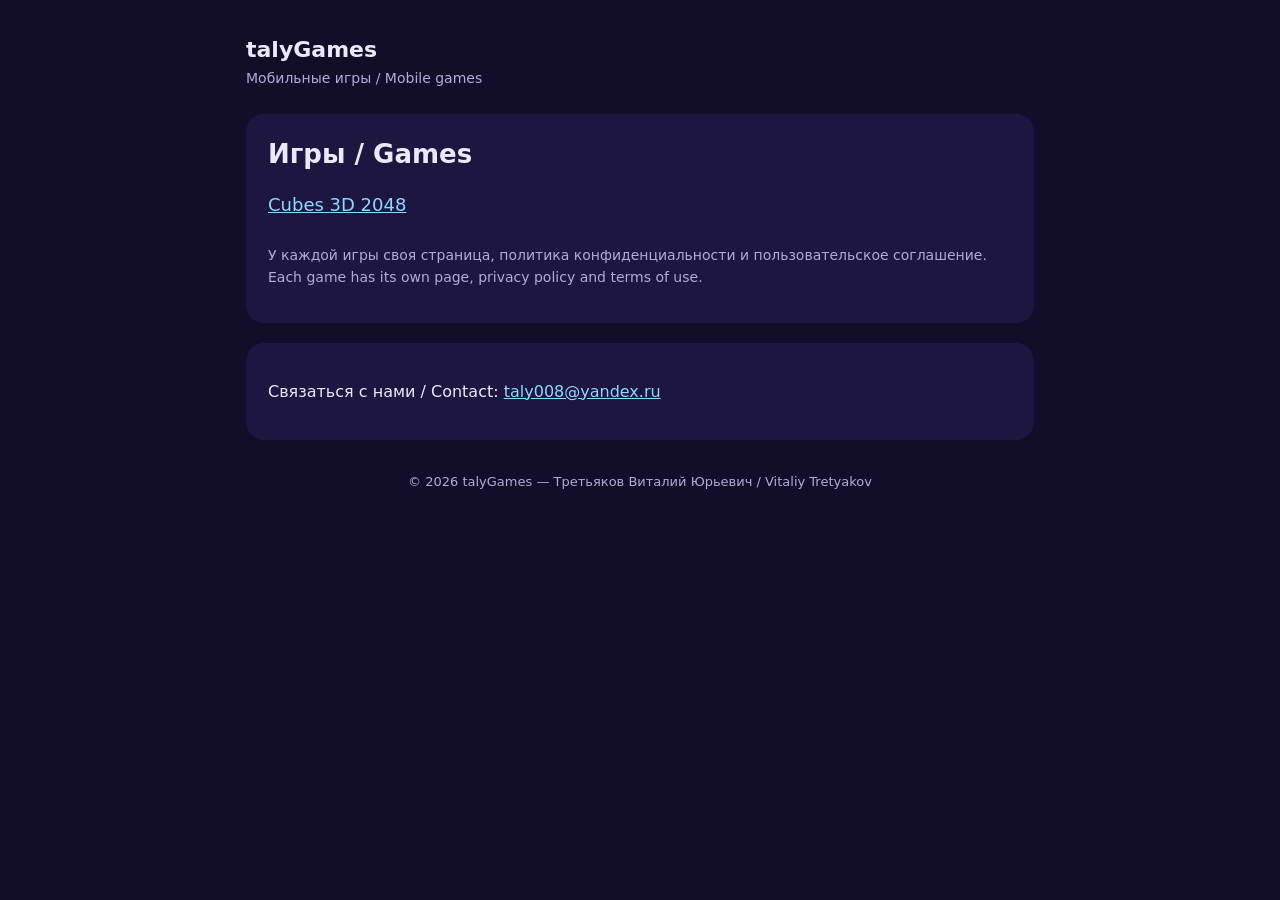
<file: index.html>
<!doctype html>
<html lang="ru">
<head>
<meta charset="utf-8">
<meta name="viewport" content="width=device-width, initial-scale=1">
<title>talyGames</title>
<link rel="stylesheet" href="style.css">
</head>
<body>
<main>
<header>
  <div><div class="title">talyGames</div><div class="sub">Мобильные игры / Mobile games</div></div>
</header>
<section>
  <h1>Игры / Games</h1>
  <div class="links">
    <a href="cubes-3d-2048/">Cubes 3D 2048</a>
  </div>
  <p class="muted">У каждой игры своя страница, политика конфиденциальности и пользовательское соглашение.<br>
  Each game has its own page, privacy policy and terms of use.</p>
</section>
<section>
  <p>Связаться с нами / Contact: <a href="mailto:taly008@yandex.ru">taly008@yandex.ru</a></p>
</section>
<footer>© 2026 talyGames — Третьяков Виталий Юрьевич / Vitaliy Tretyakov</footer>
</main>
</body>
</html>
</file>
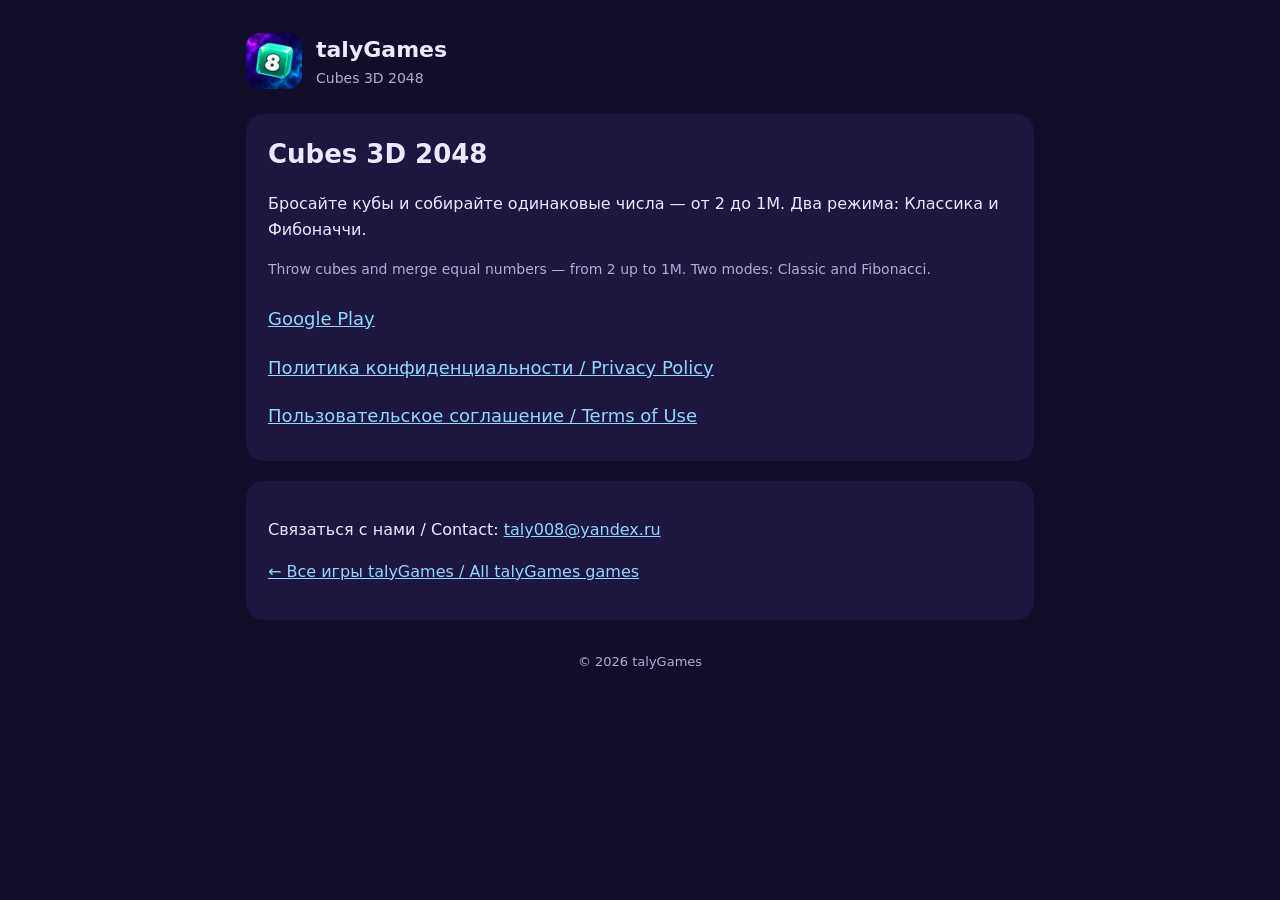
<file: cubes-3d-2048/index.html>
<!doctype html>
<html lang="ru">
<head>
<meta charset="utf-8">
<meta name="viewport" content="width=device-width, initial-scale=1">
<title>talyGames — Cubes 3D 2048</title>
<link rel="stylesheet" href="../style.css">
</head>
<body>
<main>
<header>
  <img src="icon.png" alt="">
  <div><div class="title">talyGames</div><div class="sub">Cubes 3D 2048</div></div>
</header>
<section>
  <h1>Cubes 3D 2048</h1>
  <p>Бросайте кубы и собирайте одинаковые числа — от 2 до 1M. Два режима: Классика и Фибоначчи.</p>
  <p class="muted">Throw cubes and merge equal numbers — from 2 up to 1M. Two modes: Classic and Fibonacci.</p>
  <div class="links">
    <a href="https://play.google.com/store/apps/details?id=com.talyGames.Cube3D2048">Google Play</a>
    <a href="privacy.html">Политика конфиденциальности / Privacy Policy</a>
    <a href="terms.html">Пользовательское соглашение / Terms of Use</a>
  </div>
</section>
<section>
  <p>Связаться с нами / Contact: <a href="mailto:taly008@yandex.ru">taly008@yandex.ru</a></p>
  <p><a href="../">← Все игры talyGames / All talyGames games</a></p>
</section>
<footer>© 2026 talyGames</footer>
</main>
</body>
</html>
</file>
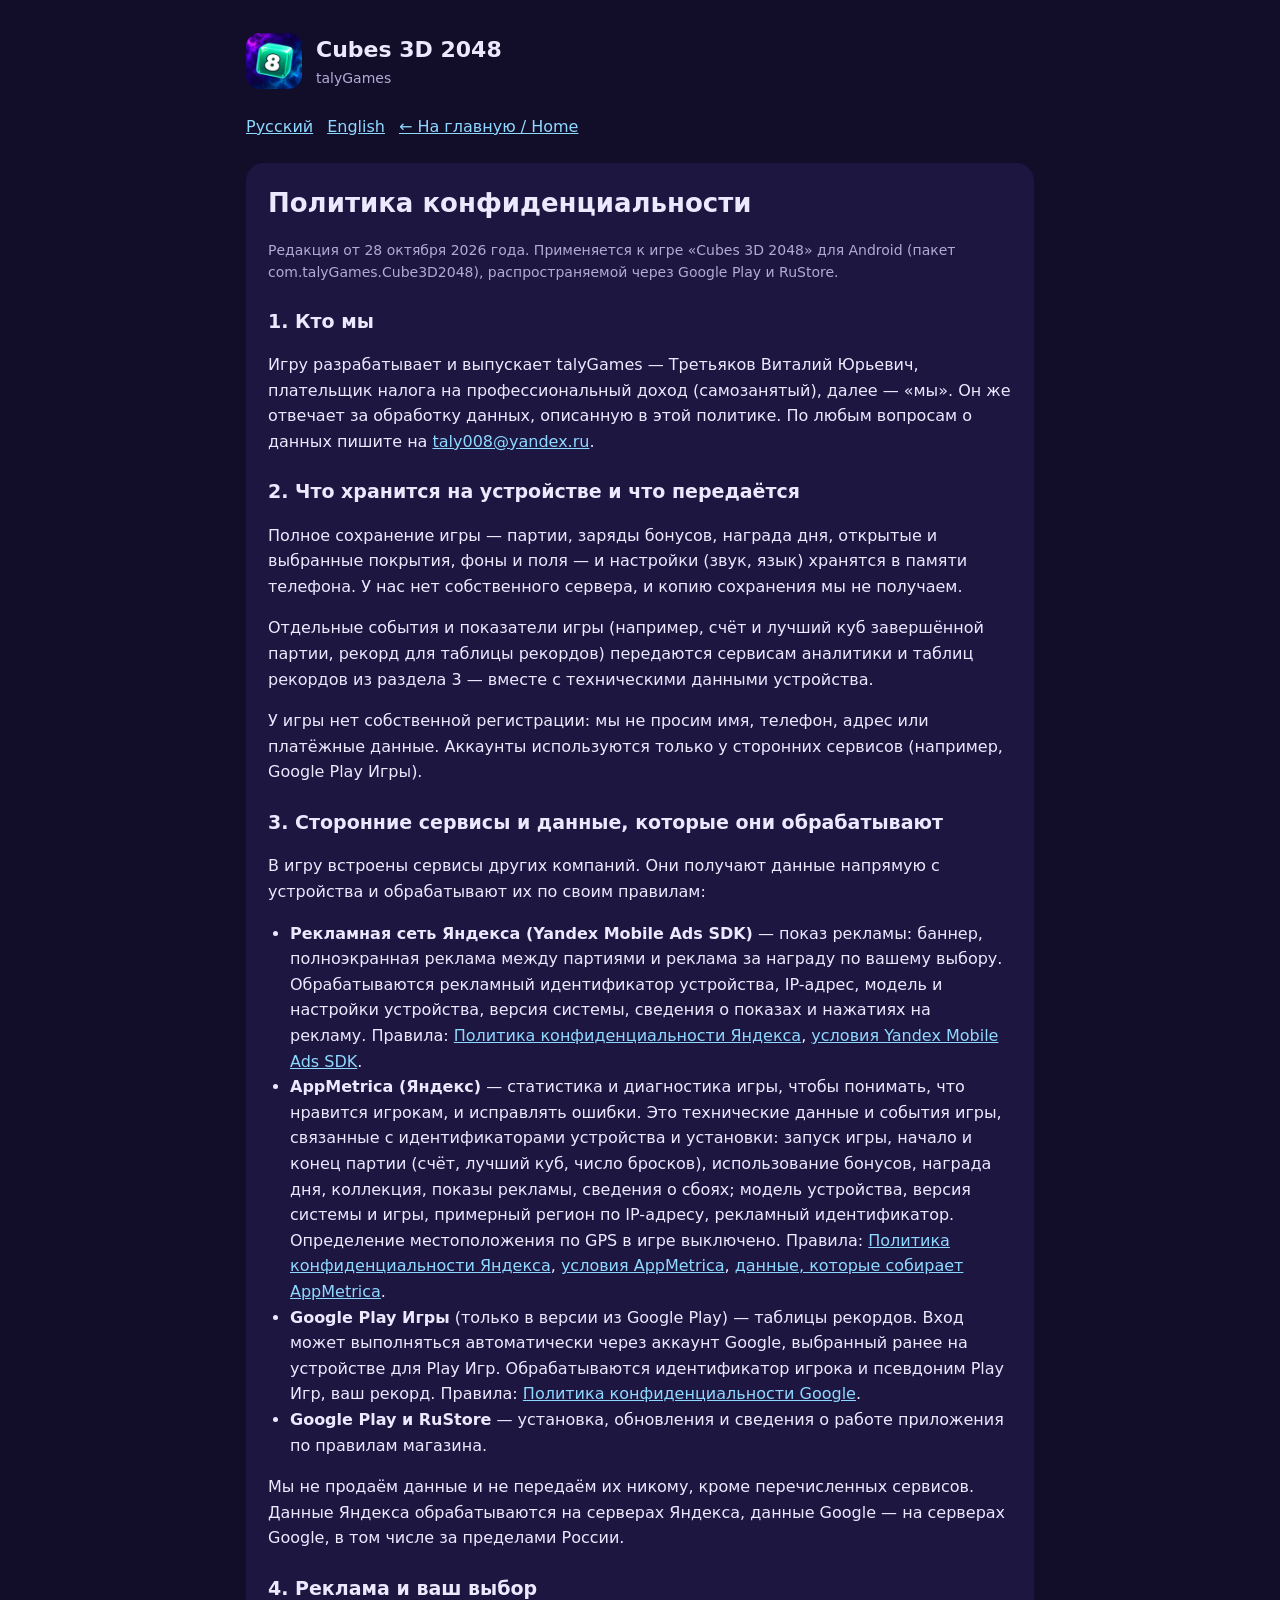
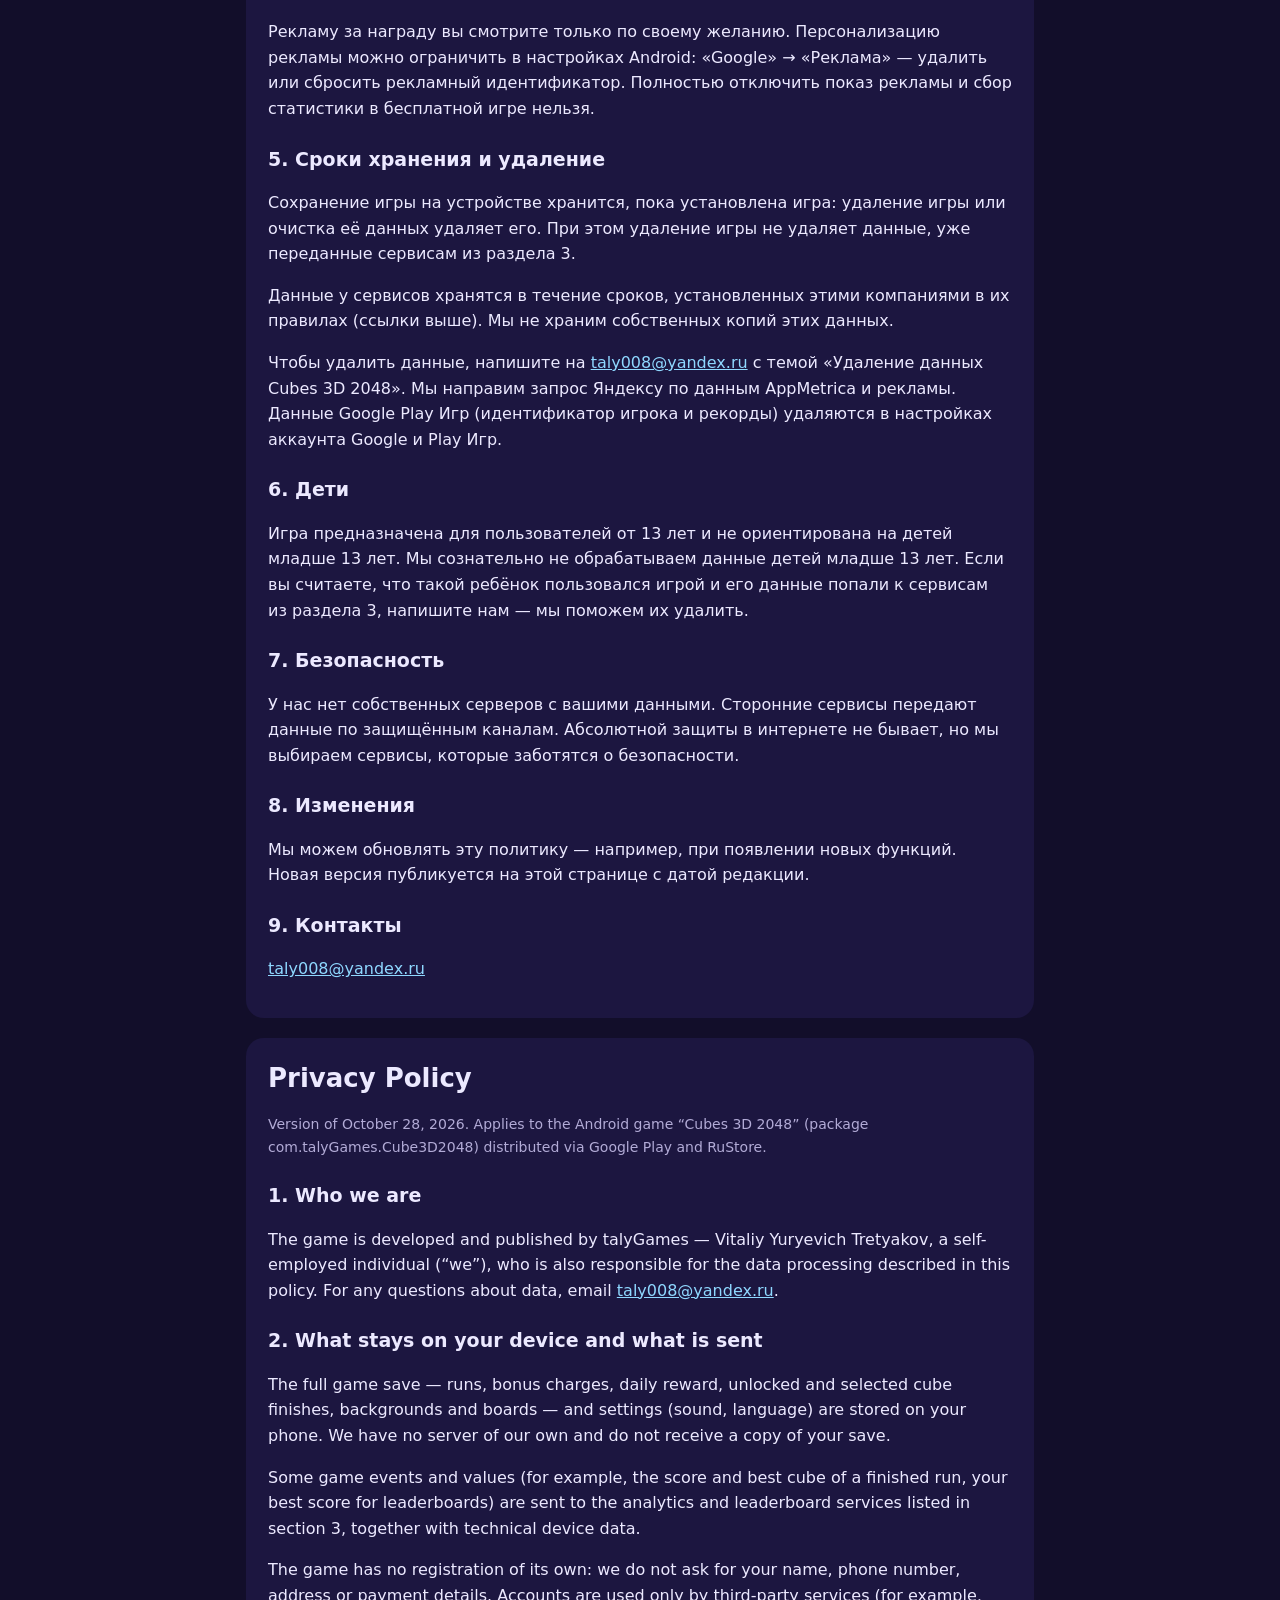
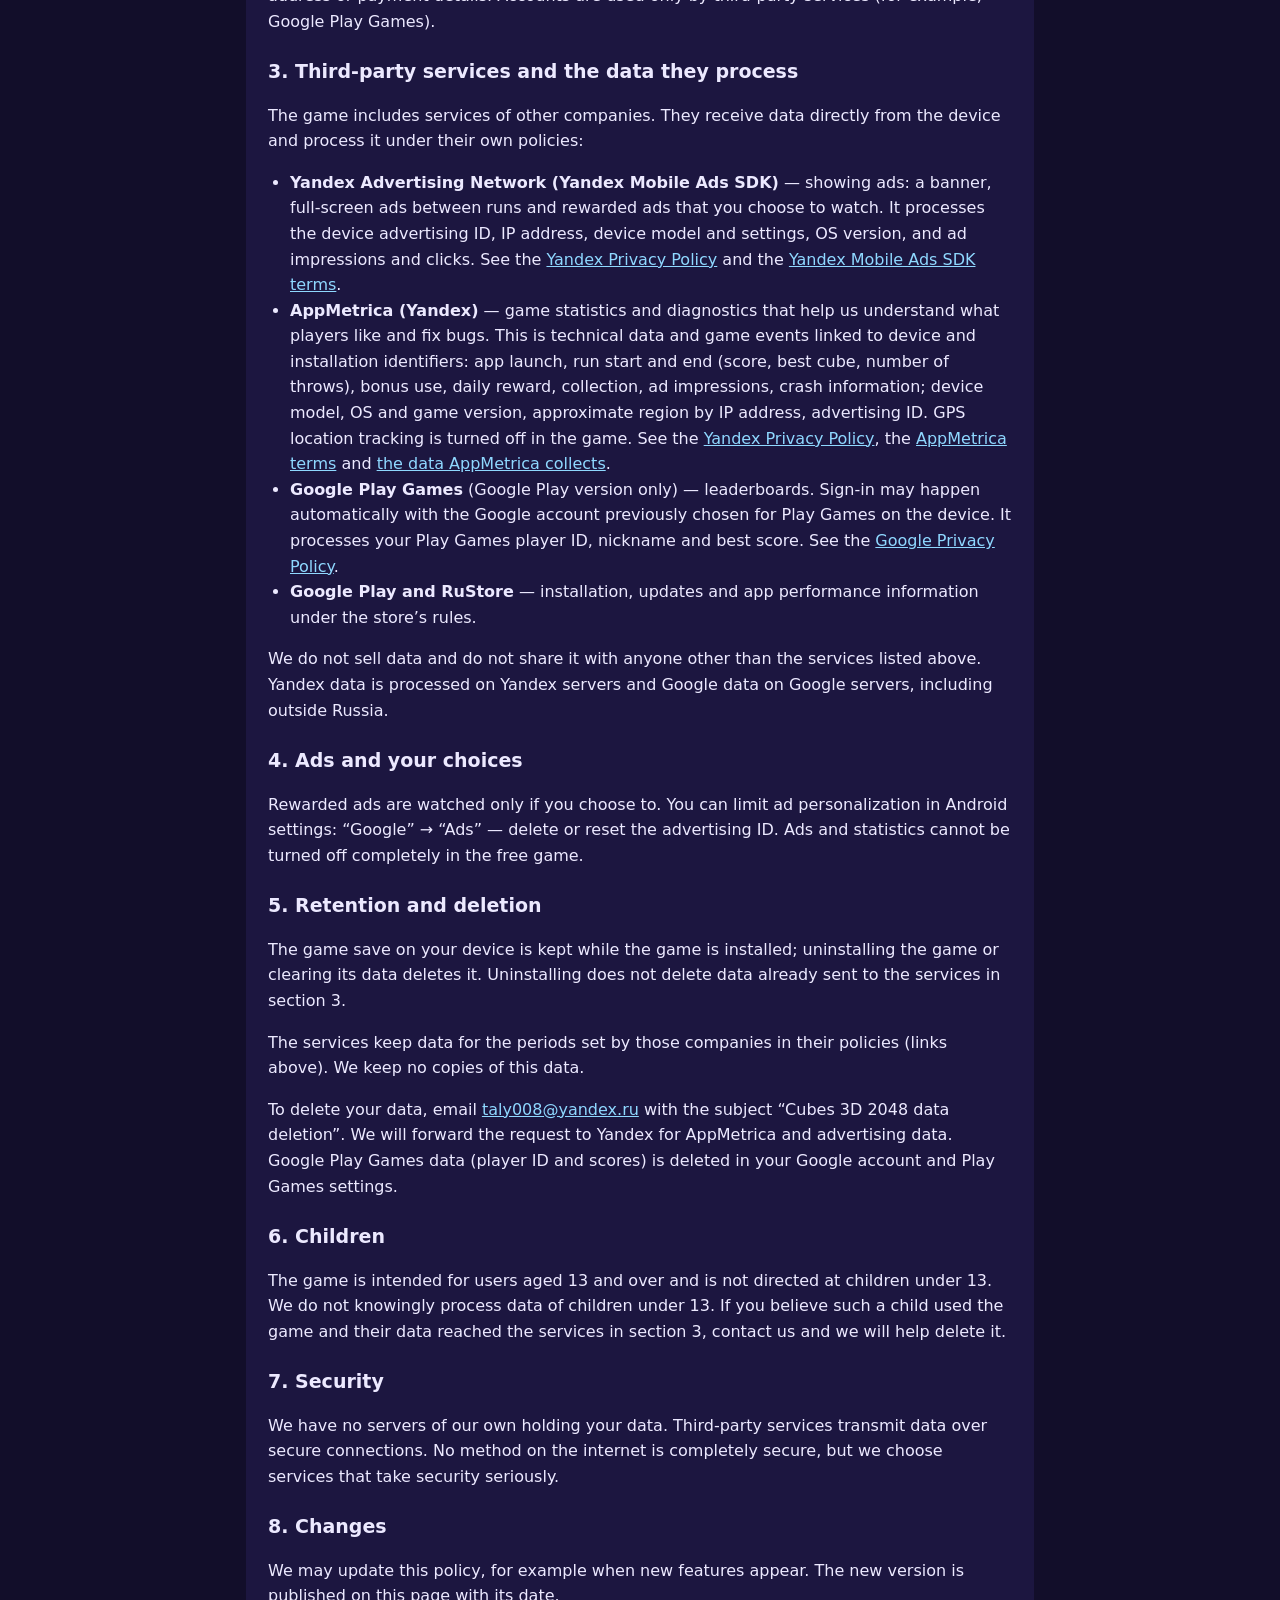
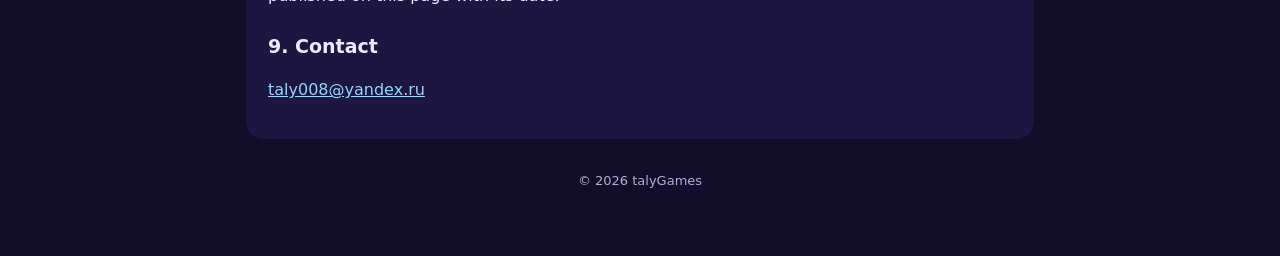
<file: cubes-3d-2048/privacy.html>
<!doctype html>
<html lang="ru">
<head>
<meta charset="utf-8">
<meta name="viewport" content="width=device-width, initial-scale=1">
<title>Cubes 3D 2048 — Политика конфиденциальности / Privacy Policy</title>
<link rel="stylesheet" href="../style.css">
</head>
<body>
<main>
<header>
  <img src="icon.png" alt="">
  <div><div class="title">Cubes 3D 2048</div><div class="sub">talyGames</div></div>
</header>
<nav class="lang"><a href="#ru">Русский</a><a href="#en">English</a><a href="index.html">← На главную / Home</a></nav>

<section id="ru">
<h1>Политика конфиденциальности</h1>
<p class="muted">Редакция от 28 октября 2026 года. Применяется к игре «Cubes 3D 2048» для Android (пакет com.talyGames.Cube3D2048), распространяемой через Google Play и RuStore.</p>

<h2>1. Кто мы</h2>
<p>Игру разрабатывает и выпускает talyGames — Третьяков Виталий Юрьевич, плательщик налога на профессиональный доход (самозанятый), далее — «мы». Он же отвечает за обработку данных, описанную в этой политике. По любым вопросам о данных пишите на <a href="mailto:taly008@yandex.ru">taly008@yandex.ru</a>.</p>

<h2>2. Что хранится на устройстве и что передаётся</h2>
<p>Полное сохранение игры — партии, заряды бонусов, награда дня, открытые и выбранные покрытия, фоны и поля — и настройки (звук, язык) хранятся в памяти телефона. У нас нет собственного сервера, и копию сохранения мы не получаем.</p>
<p>Отдельные события и показатели игры (например, счёт и лучший куб завершённой партии, рекорд для таблицы рекордов) передаются сервисам аналитики и таблиц рекордов из раздела 3 — вместе с техническими данными устройства.</p>
<p>У игры нет собственной регистрации: мы не просим имя, телефон, адрес или платёжные данные. Аккаунты используются только у сторонних сервисов (например, Google Play Игры).</p>

<h2>3. Сторонние сервисы и данные, которые они обрабатывают</h2>
<p>В игру встроены сервисы других компаний. Они получают данные напрямую с устройства и обрабатывают их по своим правилам:</p>
<ul>
  <li><b>Рекламная сеть Яндекса (Yandex Mobile Ads SDK)</b> — показ рекламы: баннер, полноэкранная реклама между партиями и реклама за награду по вашему выбору. Обрабатываются рекламный идентификатор устройства, IP-адрес, модель и настройки устройства, версия системы, сведения о показах и нажатиях на рекламу. Правила: <a href="https://yandex.ru/legal/confidential/">Политика конфиденциальности Яндекса</a>, <a href="https://yandex.ru/legal/partner_mobile_sdk_terms/">условия Yandex Mobile Ads SDK</a>.</li>
  <li><b>AppMetrica (Яндекс)</b> — статистика и диагностика игры, чтобы понимать, что нравится игрокам, и исправлять ошибки. Это технические данные и события игры, связанные с идентификаторами устройства и установки: запуск игры, начало и конец партии (счёт, лучший куб, число бросков), использование бонусов, награда дня, коллекция, показы рекламы, сведения о сбоях; модель устройства, версия системы и игры, примерный регион по IP-адресу, рекламный идентификатор. Определение местоположения по GPS в игре выключено. Правила: <a href="https://yandex.ru/legal/confidential/">Политика конфиденциальности Яндекса</a>, <a href="https://yandex.ru/legal/appmetrica_termsofuse/">условия AppMetrica</a>, <a href="https://appmetrica.yandex.ru/docs/ru/data-security/google-data-safety">данные, которые собирает AppMetrica</a>.</li>
  <li><b>Google Play Игры</b> (только в версии из Google Play) — таблицы рекордов. Вход может выполняться автоматически через аккаунт Google, выбранный ранее на устройстве для Play Игр. Обрабатываются идентификатор игрока и псевдоним Play Игр, ваш рекорд. Правила: <a href="https://policies.google.com/privacy">Политика конфиденциальности Google</a>.</li>
  <li><b>Google Play и RuStore</b> — установка, обновления и сведения о работе приложения по правилам магазина.</li>
</ul>
<p>Мы не продаём данные и не передаём их никому, кроме перечисленных сервисов. Данные Яндекса обрабатываются на серверах Яндекса, данные Google — на серверах Google, в том числе за пределами России.</p>

<h2>4. Реклама и ваш выбор</h2>
<p>Рекламу за награду вы смотрите только по своему желанию. Персонализацию рекламы можно ограничить в настройках Android: «Google» → «Реклама» — удалить или сбросить рекламный идентификатор. Полностью отключить показ рекламы и сбор статистики в бесплатной игре нельзя.</p>

<h2>5. Сроки хранения и удаление</h2>
<p>Сохранение игры на устройстве хранится, пока установлена игра: удаление игры или очистка её данных удаляет его. При этом удаление игры не удаляет данные, уже переданные сервисам из раздела 3.</p>
<p>Данные у сервисов хранятся в течение сроков, установленных этими компаниями в их правилах (ссылки выше). Мы не храним собственных копий этих данных.</p>
<p>Чтобы удалить данные, напишите на <a href="mailto:taly008@yandex.ru">taly008@yandex.ru</a> с темой «Удаление данных Cubes 3D 2048». Мы направим запрос Яндексу по данным AppMetrica и рекламы. Данные Google Play Игр (идентификатор игрока и рекорды) удаляются в настройках аккаунта Google и Play Игр.</p>

<h2>6. Дети</h2>
<p>Игра предназначена для пользователей от 13 лет и не ориентирована на детей младше 13 лет. Мы сознательно не обрабатываем данные детей младше 13 лет. Если вы считаете, что такой ребёнок пользовался игрой и его данные попали к сервисам из раздела 3, напишите нам — мы поможем их удалить.</p>

<h2>7. Безопасность</h2>
<p>У нас нет собственных серверов с вашими данными. Сторонние сервисы передают данные по защищённым каналам. Абсолютной защиты в интернете не бывает, но мы выбираем сервисы, которые заботятся о безопасности.</p>

<h2>8. Изменения</h2>
<p>Мы можем обновлять эту политику — например, при появлении новых функций. Новая версия публикуется на этой странице с датой редакции.</p>

<h2>9. Контакты</h2>
<p><a href="mailto:taly008@yandex.ru">taly008@yandex.ru</a></p>
</section>

<section id="en">
<h1>Privacy Policy</h1>
<p class="muted">Version of October 28, 2026. Applies to the Android game “Cubes 3D 2048” (package com.talyGames.Cube3D2048) distributed via Google Play and RuStore.</p>

<h2>1. Who we are</h2>
<p>The game is developed and published by talyGames — Vitaliy Yuryevich Tretyakov, a self-employed individual (“we”), who is also responsible for the data processing described in this policy. For any questions about data, email <a href="mailto:taly008@yandex.ru">taly008@yandex.ru</a>.</p>

<h2>2. What stays on your device and what is sent</h2>
<p>The full game save — runs, bonus charges, daily reward, unlocked and selected cube finishes, backgrounds and boards — and settings (sound, language) are stored on your phone. We have no server of our own and do not receive a copy of your save.</p>
<p>Some game events and values (for example, the score and best cube of a finished run, your best score for leaderboards) are sent to the analytics and leaderboard services listed in section 3, together with technical device data.</p>
<p>The game has no registration of its own: we do not ask for your name, phone number, address or payment details. Accounts are used only by third-party services (for example, Google Play Games).</p>

<h2>3. Third-party services and the data they process</h2>
<p>The game includes services of other companies. They receive data directly from the device and process it under their own policies:</p>
<ul>
  <li><b>Yandex Advertising Network (Yandex Mobile Ads SDK)</b> — showing ads: a banner, full-screen ads between runs and rewarded ads that you choose to watch. It processes the device advertising ID, IP address, device model and settings, OS version, and ad impressions and clicks. See the <a href="https://yandex.com/legal/confidential/">Yandex Privacy Policy</a> and the <a href="https://yandex.ru/legal/partner_mobile_sdk_terms/">Yandex Mobile Ads SDK terms</a>.</li>
  <li><b>AppMetrica (Yandex)</b> — game statistics and diagnostics that help us understand what players like and fix bugs. This is technical data and game events linked to device and installation identifiers: app launch, run start and end (score, best cube, number of throws), bonus use, daily reward, collection, ad impressions, crash information; device model, OS and game version, approximate region by IP address, advertising ID. GPS location tracking is turned off in the game. See the <a href="https://yandex.com/legal/confidential/">Yandex Privacy Policy</a>, the <a href="https://yandex.com/legal/appmetrica_termsofuse/">AppMetrica terms</a> and <a href="https://appmetrica.yandex.com/docs/en/data-security/google-data-safety">the data AppMetrica collects</a>.</li>
  <li><b>Google Play Games</b> (Google Play version only) — leaderboards. Sign-in may happen automatically with the Google account previously chosen for Play Games on the device. It processes your Play Games player ID, nickname and best score. See the <a href="https://policies.google.com/privacy">Google Privacy Policy</a>.</li>
  <li><b>Google Play and RuStore</b> — installation, updates and app performance information under the store’s rules.</li>
</ul>
<p>We do not sell data and do not share it with anyone other than the services listed above. Yandex data is processed on Yandex servers and Google data on Google servers, including outside Russia.</p>

<h2>4. Ads and your choices</h2>
<p>Rewarded ads are watched only if you choose to. You can limit ad personalization in Android settings: “Google” → “Ads” — delete or reset the advertising ID. Ads and statistics cannot be turned off completely in the free game.</p>

<h2>5. Retention and deletion</h2>
<p>The game save on your device is kept while the game is installed; uninstalling the game or clearing its data deletes it. Uninstalling does not delete data already sent to the services in section 3.</p>
<p>The services keep data for the periods set by those companies in their policies (links above). We keep no copies of this data.</p>
<p>To delete your data, email <a href="mailto:taly008@yandex.ru">taly008@yandex.ru</a> with the subject “Cubes 3D 2048 data deletion”. We will forward the request to Yandex for AppMetrica and advertising data. Google Play Games data (player ID and scores) is deleted in your Google account and Play Games settings.</p>

<h2>6. Children</h2>
<p>The game is intended for users aged 13 and over and is not directed at children under 13. We do not knowingly process data of children under 13. If you believe such a child used the game and their data reached the services in section 3, contact us and we will help delete it.</p>

<h2>7. Security</h2>
<p>We have no servers of our own holding your data. Third-party services transmit data over secure connections. No method on the internet is completely secure, but we choose services that take security seriously.</p>

<h2>8. Changes</h2>
<p>We may update this policy, for example when new features appear. The new version is published on this page with its date.</p>

<h2>9. Contact</h2>
<p><a href="mailto:taly008@yandex.ru">taly008@yandex.ru</a></p>
</section>

<footer>© 2026 talyGames</footer>
</main>
</body>
</html>
</file>
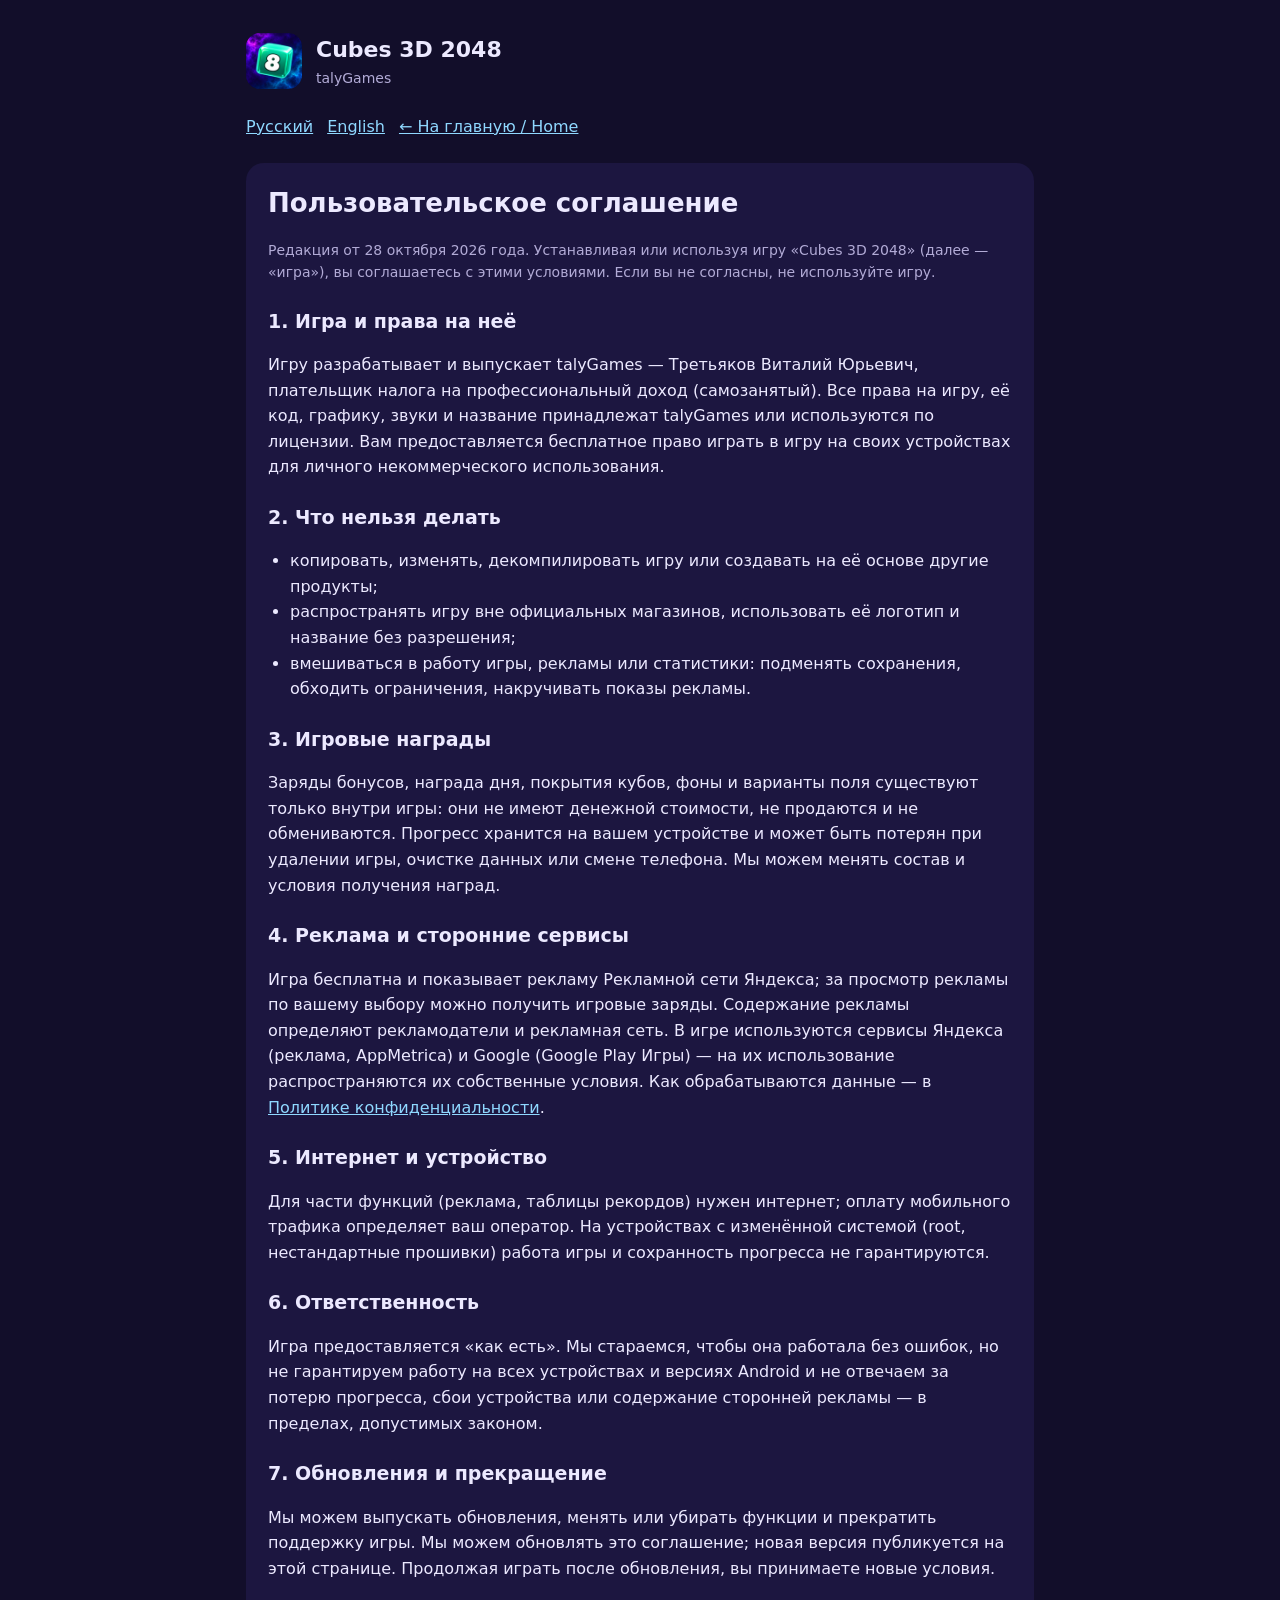
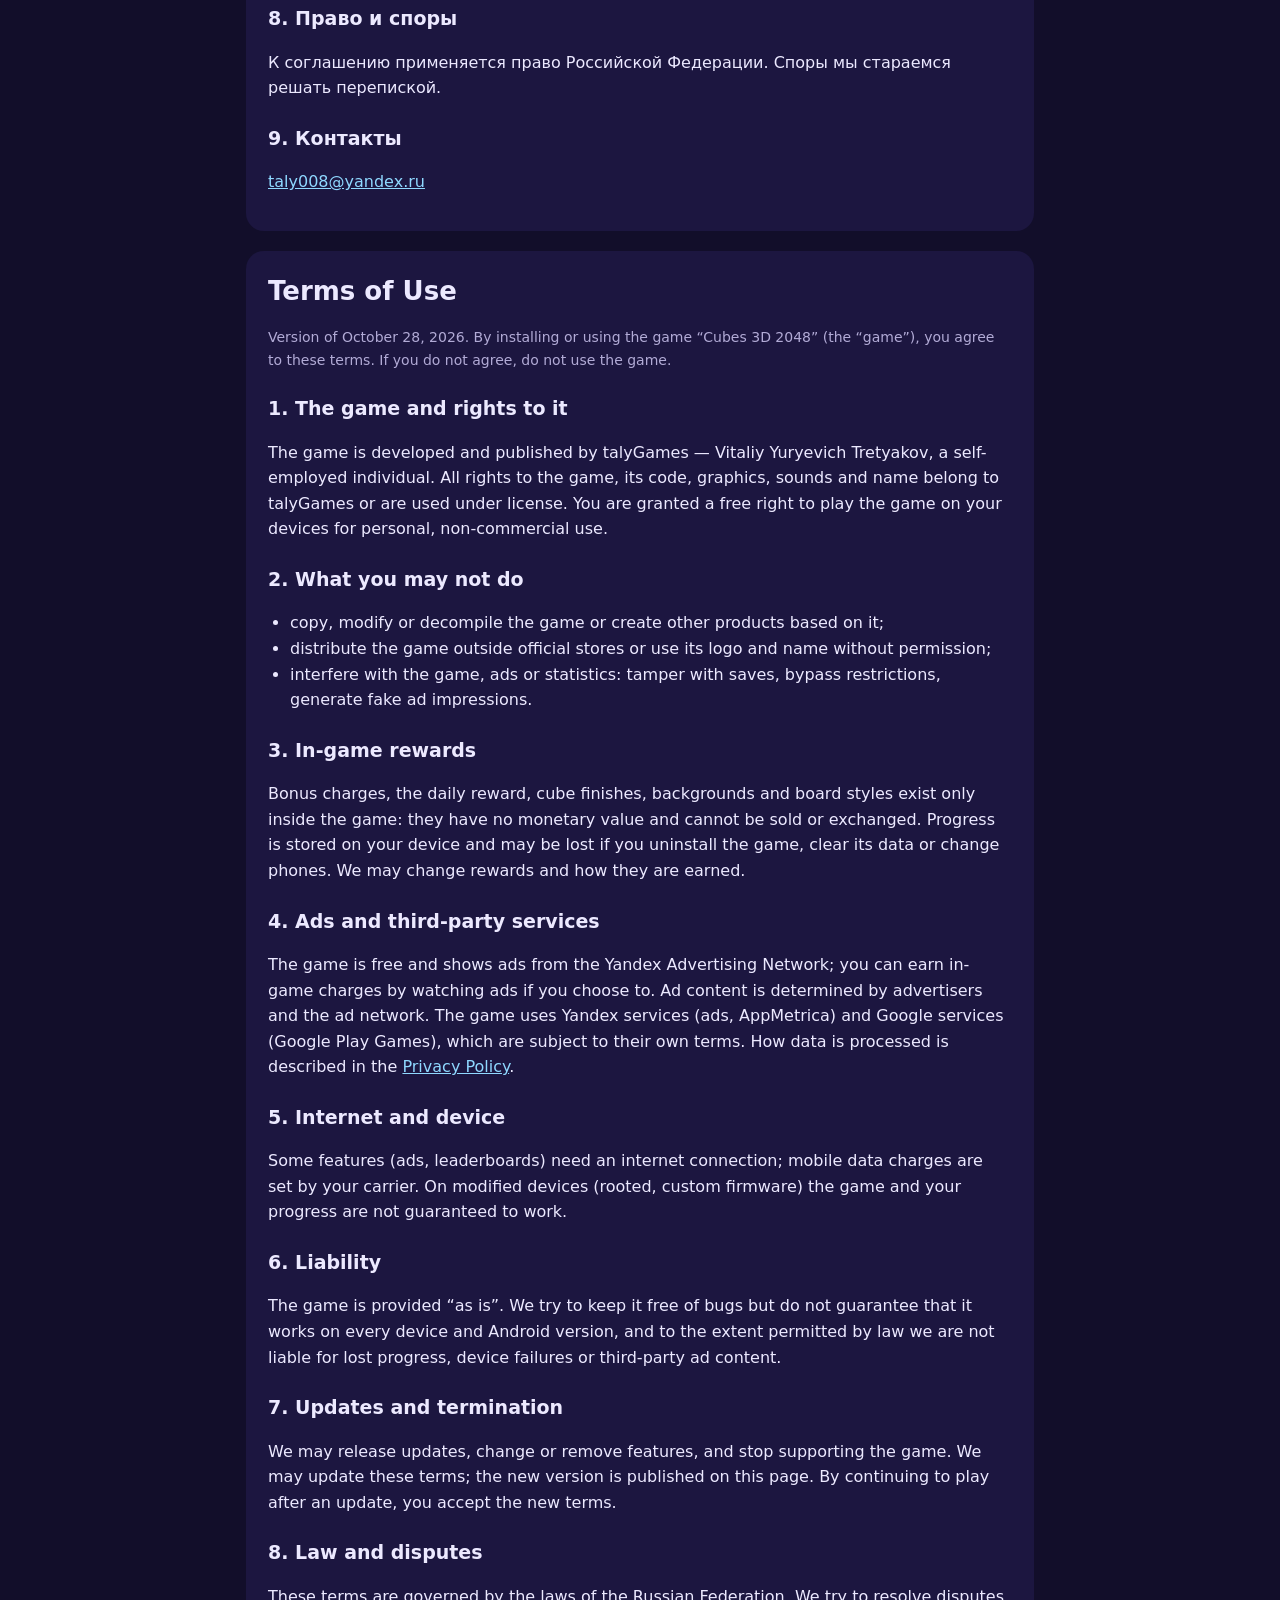
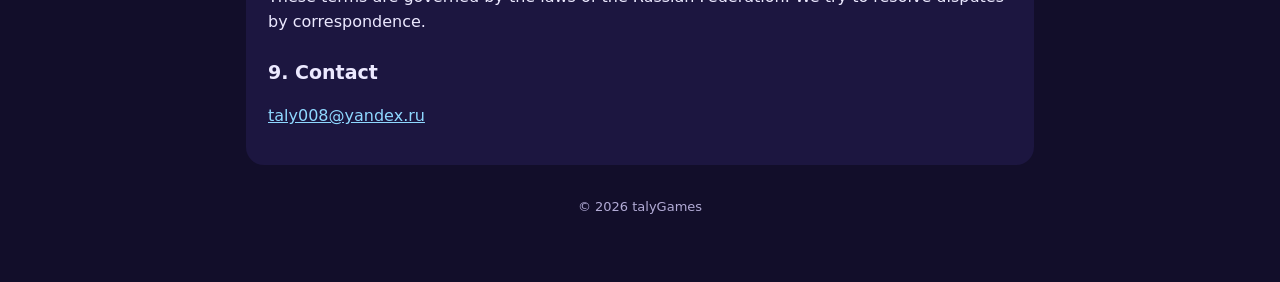
<file: cubes-3d-2048/terms.html>
<!doctype html>
<html lang="ru">
<head>
<meta charset="utf-8">
<meta name="viewport" content="width=device-width, initial-scale=1">
<title>Cubes 3D 2048 — Пользовательское соглашение / Terms of Use</title>
<link rel="stylesheet" href="../style.css">
</head>
<body>
<main>
<header>
  <img src="icon.png" alt="">
  <div><div class="title">Cubes 3D 2048</div><div class="sub">talyGames</div></div>
</header>
<nav class="lang"><a href="#ru">Русский</a><a href="#en">English</a><a href="index.html">← На главную / Home</a></nav>

<section id="ru">
<h1>Пользовательское соглашение</h1>
<p class="muted">Редакция от 28 октября 2026 года. Устанавливая или используя игру «Cubes 3D 2048» (далее — «игра»), вы соглашаетесь с этими условиями. Если вы не согласны, не используйте игру.</p>

<h2>1. Игра и права на неё</h2>
<p>Игру разрабатывает и выпускает talyGames — Третьяков Виталий Юрьевич, плательщик налога на профессиональный доход (самозанятый). Все права на игру, её код, графику, звуки и название принадлежат talyGames или используются по лицензии. Вам предоставляется бесплатное право играть в игру на своих устройствах для личного некоммерческого использования.</p>

<h2>2. Что нельзя делать</h2>
<ul>
  <li>копировать, изменять, декомпилировать игру или создавать на её основе другие продукты;</li>
  <li>распространять игру вне официальных магазинов, использовать её логотип и название без разрешения;</li>
  <li>вмешиваться в работу игры, рекламы или статистики: подменять сохранения, обходить ограничения, накручивать показы рекламы.</li>
</ul>

<h2>3. Игровые награды</h2>
<p>Заряды бонусов, награда дня, покрытия кубов, фоны и варианты поля существуют только внутри игры: они не имеют денежной стоимости, не продаются и не обмениваются. Прогресс хранится на вашем устройстве и может быть потерян при удалении игры, очистке данных или смене телефона. Мы можем менять состав и условия получения наград.</p>

<h2>4. Реклама и сторонние сервисы</h2>
<p>Игра бесплатна и показывает рекламу Рекламной сети Яндекса; за просмотр рекламы по вашему выбору можно получить игровые заряды. Содержание рекламы определяют рекламодатели и рекламная сеть. В игре используются сервисы Яндекса (реклама, AppMetrica) и Google (Google Play Игры) — на их использование распространяются их собственные условия. Как обрабатываются данные — в <a href="privacy.html">Политике конфиденциальности</a>.</p>

<h2>5. Интернет и устройство</h2>
<p>Для части функций (реклама, таблицы рекордов) нужен интернет; оплату мобильного трафика определяет ваш оператор. На устройствах с изменённой системой (root, нестандартные прошивки) работа игры и сохранность прогресса не гарантируются.</p>

<h2>6. Ответственность</h2>
<p>Игра предоставляется «как есть». Мы стараемся, чтобы она работала без ошибок, но не гарантируем работу на всех устройствах и версиях Android и не отвечаем за потерю прогресса, сбои устройства или содержание сторонней рекламы — в пределах, допустимых законом.</p>

<h2>7. Обновления и прекращение</h2>
<p>Мы можем выпускать обновления, менять или убирать функции и прекратить поддержку игры. Мы можем обновлять это соглашение; новая версия публикуется на этой странице. Продолжая играть после обновления, вы принимаете новые условия.</p>

<h2>8. Право и споры</h2>
<p>К соглашению применяется право Российской Федерации. Споры мы стараемся решать перепиской.</p>

<h2>9. Контакты</h2>
<p><a href="mailto:taly008@yandex.ru">taly008@yandex.ru</a></p>
</section>

<section id="en">
<h1>Terms of Use</h1>
<p class="muted">Version of October 28, 2026. By installing or using the game “Cubes 3D 2048” (the “game”), you agree to these terms. If you do not agree, do not use the game.</p>

<h2>1. The game and rights to it</h2>
<p>The game is developed and published by talyGames — Vitaliy Yuryevich Tretyakov, a self-employed individual. All rights to the game, its code, graphics, sounds and name belong to talyGames or are used under license. You are granted a free right to play the game on your devices for personal, non-commercial use.</p>

<h2>2. What you may not do</h2>
<ul>
  <li>copy, modify or decompile the game or create other products based on it;</li>
  <li>distribute the game outside official stores or use its logo and name without permission;</li>
  <li>interfere with the game, ads or statistics: tamper with saves, bypass restrictions, generate fake ad impressions.</li>
</ul>

<h2>3. In-game rewards</h2>
<p>Bonus charges, the daily reward, cube finishes, backgrounds and board styles exist only inside the game: they have no monetary value and cannot be sold or exchanged. Progress is stored on your device and may be lost if you uninstall the game, clear its data or change phones. We may change rewards and how they are earned.</p>

<h2>4. Ads and third-party services</h2>
<p>The game is free and shows ads from the Yandex Advertising Network; you can earn in-game charges by watching ads if you choose to. Ad content is determined by advertisers and the ad network. The game uses Yandex services (ads, AppMetrica) and Google services (Google Play Games), which are subject to their own terms. How data is processed is described in the <a href="privacy.html">Privacy Policy</a>.</p>

<h2>5. Internet and device</h2>
<p>Some features (ads, leaderboards) need an internet connection; mobile data charges are set by your carrier. On modified devices (rooted, custom firmware) the game and your progress are not guaranteed to work.</p>

<h2>6. Liability</h2>
<p>The game is provided “as is”. We try to keep it free of bugs but do not guarantee that it works on every device and Android version, and to the extent permitted by law we are not liable for lost progress, device failures or third-party ad content.</p>

<h2>7. Updates and termination</h2>
<p>We may release updates, change or remove features, and stop supporting the game. We may update these terms; the new version is published on this page. By continuing to play after an update, you accept the new terms.</p>

<h2>8. Law and disputes</h2>
<p>These terms are governed by the laws of the Russian Federation. We try to resolve disputes by correspondence.</p>

<h2>9. Contact</h2>
<p><a href="mailto:taly008@yandex.ru">taly008@yandex.ru</a></p>
</section>

<footer>© 2026 talyGames</footer>
</main>
</body>
</html>
</file>
<file: style.css>
:root {
  --bg: #120e2a;
  --card: #1c1640;
  --text: #ece9ff;
  --muted: #b2abd6;
  --accent: #2ec795;
  --link: #8fd8ff;
}
* { box-sizing: border-box; }
body {
  margin: 0;
  background: var(--bg);
  color: var(--text);
  font: 16px/1.6 system-ui, -apple-system, "Segoe UI", Roboto, sans-serif;
}
main { max-width: 820px; margin: 0 auto; padding: 32px 16px 64px; }
header { display: flex; align-items: center; gap: 14px; margin-bottom: 24px; }
header img { width: 56px; height: 56px; border-radius: 14px; }
header .title { font-size: 22px; font-weight: 800; }
header .sub { color: var(--muted); font-size: 14px; }
nav.lang { margin: 0 0 24px; color: var(--muted); }
nav.lang a { margin-right: 14px; }
section { background: var(--card); border-radius: 18px; padding: 20px 22px; margin-bottom: 20px; }
h1 { font-size: 26px; margin: 0 0 6px; }
h2 { font-size: 19px; margin: 22px 0 6px; }
p, li { color: var(--text); }
.muted { color: var(--muted); font-size: 14px; }
a { color: var(--link); }
ul { padding-left: 22px; }
footer { color: var(--muted); font-size: 13px; text-align: center; margin-top: 32px; }
.links a { display: block; padding: 10px 0; font-size: 18px; }
</file>
